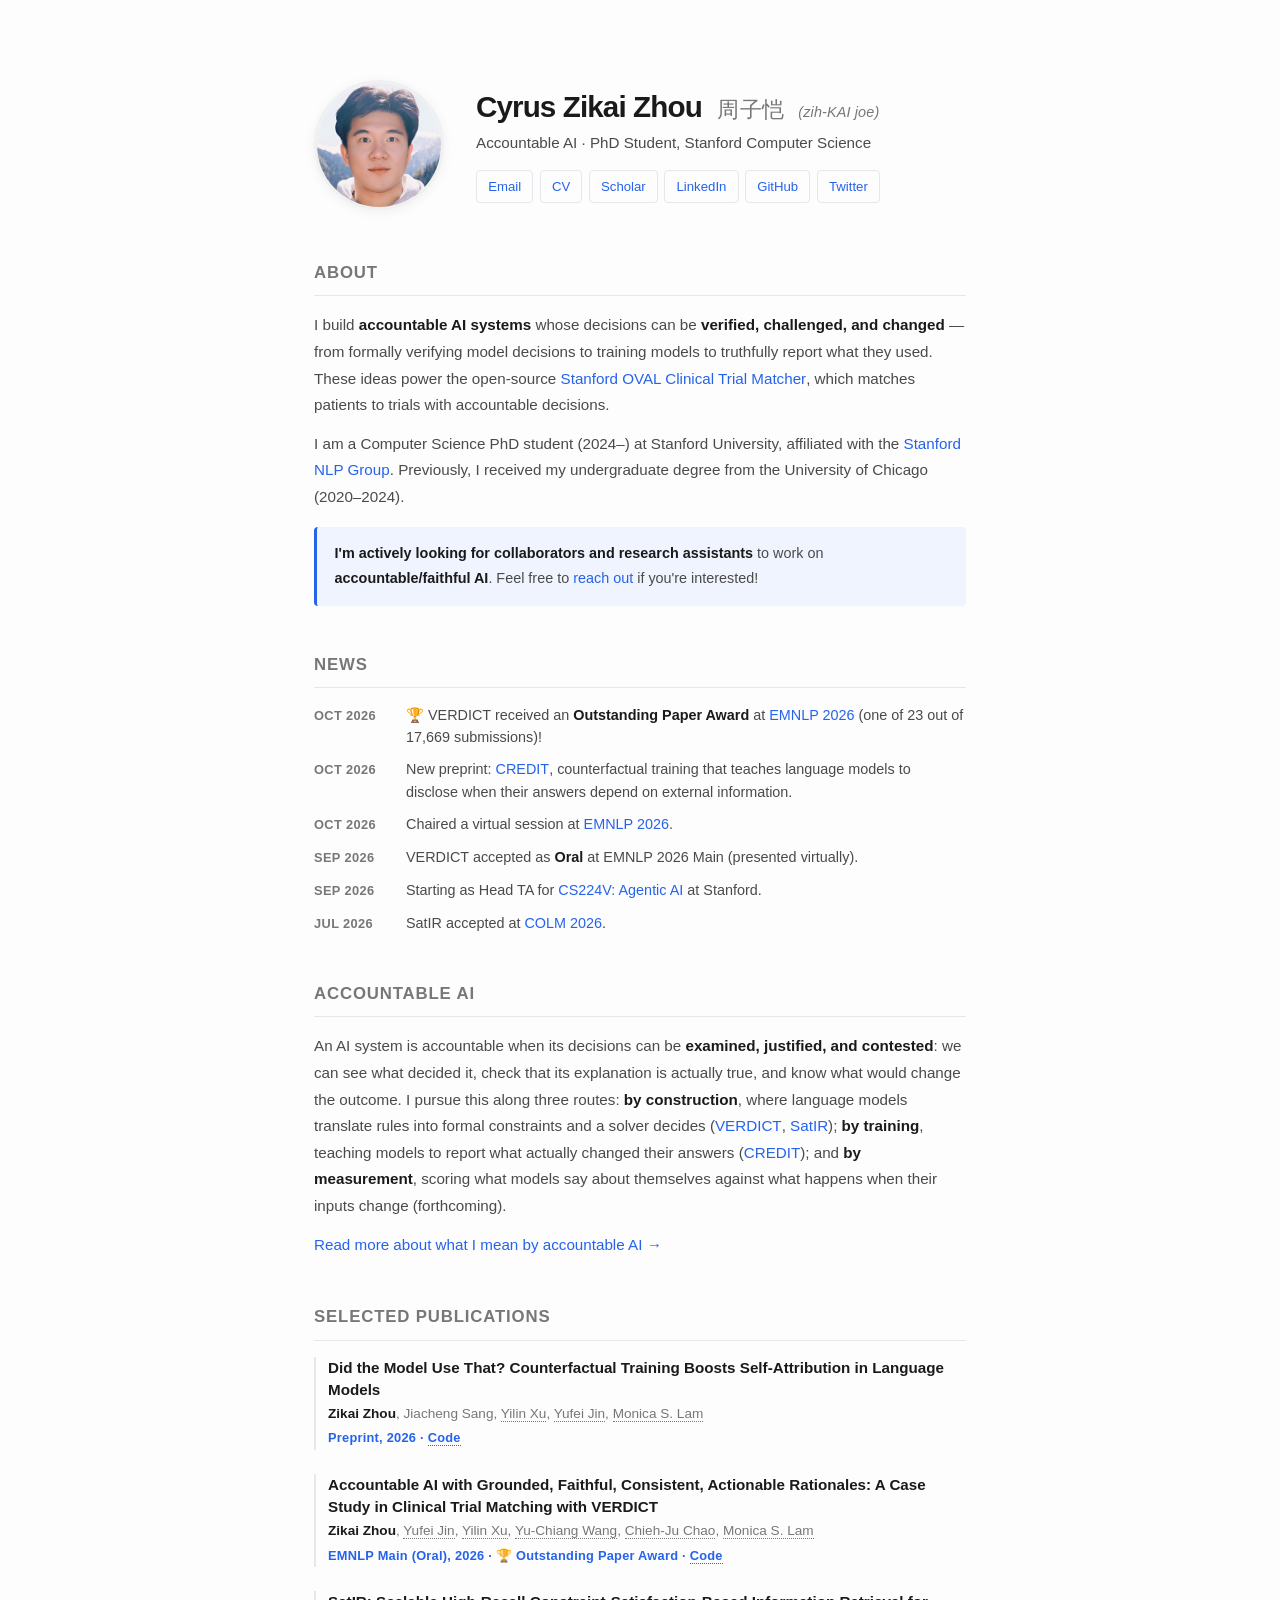
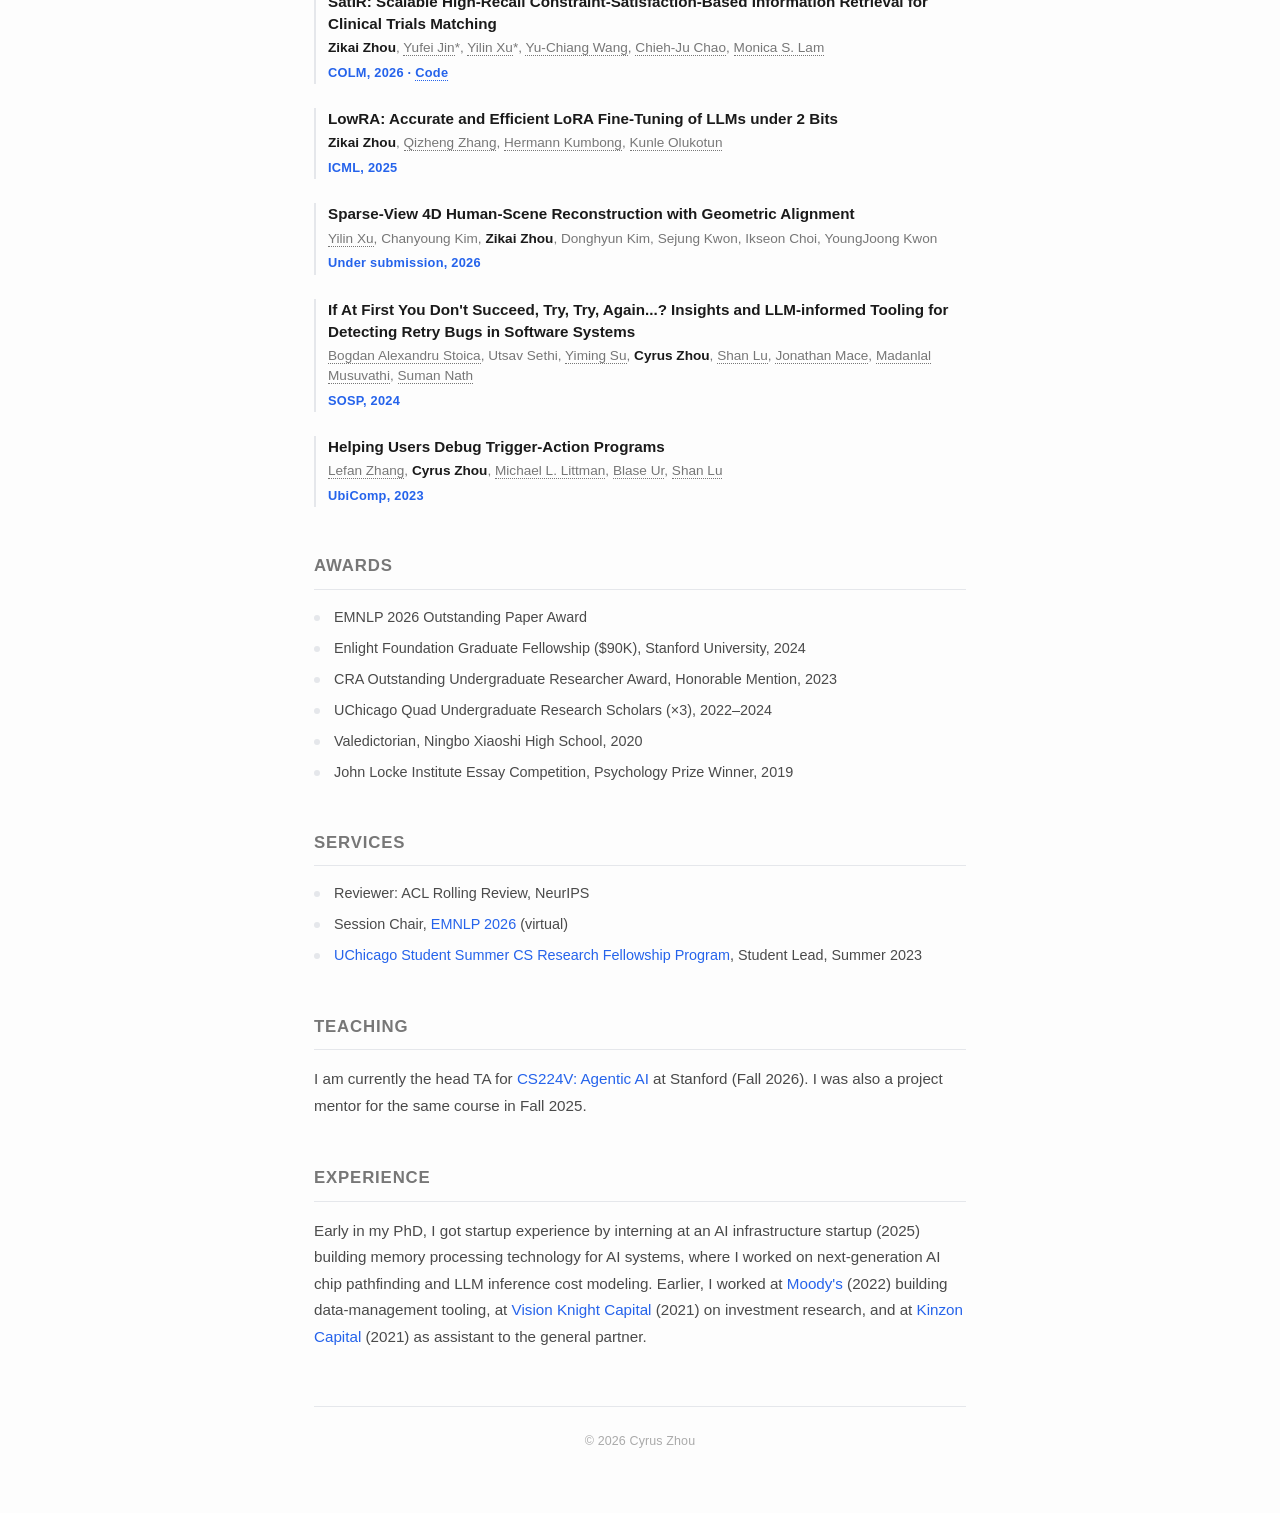
<file: index.html>
<!DOCTYPE html>
<html lang="en">
<head>
  <meta charset="UTF-8">
  <meta name="viewport" content="width=device-width, initial-scale=1.0">
  <title>Cyrus Zikai Zhou — Accountable AI Researcher, Stanford CS</title>
  <meta name="description" content="Cyrus Zikai Zhou is a Computer Science PhD student at Stanford University building accountable AI systems whose decisions can be verified, challenged, and changed.">
  <meta name="keywords" content="Cyrus Zikai Zhou, Cyrus Zhou, Zikai Zhou, Stanford, computer science, PhD, NLP, accountable AI, formal methods, healthcare AI, biomedicine">
  <meta name="author" content="Cyrus Zikai Zhou">
  <link rel="canonical" href="https://zikai-zhou.github.io/">

  <!-- Open Graph -->
  <meta property="og:title" content="Cyrus Zikai Zhou — Accountable AI Researcher, Stanford CS">
  <meta property="og:description" content="PhD student at Stanford building accountable AI systems whose decisions can be verified, challenged, and changed.">
  <meta property="og:url" content="https://zikai-zhou.github.io/">
  <meta property="og:image" content="https://zikai-zhou.github.io/cyrus.jpg">
  <meta property="og:type" content="website">

  <!-- Twitter Card -->
  <meta name="twitter:card" content="summary">
  <meta name="twitter:title" content="Cyrus Zikai Zhou — Accountable AI Researcher, Stanford CS">
  <meta name="twitter:description" content="PhD student at Stanford building accountable AI systems whose decisions can be verified, challenged, and changed.">
  <meta name="twitter:image" content="https://zikai-zhou.github.io/cyrus.jpg">

  <link rel="stylesheet" href="style.css">
  <link rel="icon" href="data:image/svg+xml,<svg xmlns='http://www.w3.org/2000/svg' viewBox='0 0 100 100'><text y='.9em' font-size='90'>C</text></svg>">
</head>
<body>
  <main>
    <header>
      <div class="profile">
        <img src="cyrus.jpg" alt="Cyrus Zhou" class="avatar" onerror="this.style.display='none'">
        <div class="intro">
          <h1>Cyrus Zikai Zhou <span class="name-cn">周子恺</span> <span class="name-pron">(zih-KAI joe)</span></h1>
          <p class="subtitle">Accountable AI · PhD Student, Stanford Computer Science</p>
          <nav class="links">
            <a href="mailto:zikai@stanford.edu">Email</a>
            <a href="cv.pdf" target="_blank">CV</a>
            <a href="https://scholar.google.com/citations?user=_RaUs5QAAAAJ" target="_blank">Scholar</a>
            <a href="https://www.linkedin.com/in/cyruszhou/" target="_blank">LinkedIn</a>
            <a href="https://github.com/zikai-zhou" target="_blank">GitHub</a>
            <a href="https://x.com/cyruszzhou" target="_blank">Twitter</a>
          </nav>
        </div>
      </div>
    </header>

    <section id="about">
      <h2>About</h2>
      <p>
        I build <strong>accountable AI systems</strong> whose decisions can be <strong>verified, challenged, and changed</strong> — from formally verifying model decisions to training models to truthfully report what they used. These ideas power the open-source <a href="https://github.com/stanford-oval/clinical-trial-matching" target="_blank">Stanford OVAL Clinical Trial Matcher</a>, which matches patients to trials with accountable decisions.
      </p>
      <p>
        I am a Computer Science PhD student (2024–) at Stanford University, affiliated with the <a href="https://nlp.stanford.edu/" target="_blank">Stanford NLP Group</a>.
        Previously, I received my undergraduate degree from the University of Chicago (2020–2024).
      </p>
      <p class="callout">
        <strong>I'm actively looking for collaborators and research assistants</strong> to work on <strong>accountable/faithful AI</strong>. Feel free to <a href="mailto:zikai@stanford.edu">reach out</a> if you're interested!
      </p>
    </section>

    <section id="news">
      <h2>News</h2>
      <ul class="news-list">
        <li>
          <span class="news-date">Oct 2026</span>
          <span class="news-item">🏆 VERDICT received an <strong>Outstanding Paper Award</strong> at <a href="https://2026.emnlp.org/" target="_blank">EMNLP 2026</a> (one of 23 out of 17,669 submissions)!</span>
        </li>
        <li>
          <span class="news-date">Oct 2026</span>
          <span class="news-item">New preprint: <a href="https://arxiv.org/abs/2610.35295" target="_blank">CREDIT</a>, counterfactual training that teaches language models to disclose when their answers depend on external information.</span>
        </li>
        <li>
          <span class="news-date">Oct 2026</span>
          <span class="news-item">Chaired a virtual session at <a href="https://2026.emnlp.org/" target="_blank">EMNLP 2026</a>.</span>
        </li>
        <li>
          <span class="news-date">Sep 2026</span>
          <span class="news-item">VERDICT accepted as <strong>Oral</strong> at EMNLP 2026 Main (presented virtually).</span>
        </li>
        <li>
          <span class="news-date">Sep 2026</span>
          <span class="news-item">Starting as Head TA for <a href="https://cs224v.stanford.edu/" target="_blank">CS224V: Agentic AI</a> at Stanford.</span>
        </li>
        <li>
          <span class="news-date">Jul 2026</span>
          <span class="news-item">SatIR accepted at <a href="https://colmweb.org/" target="_blank">COLM 2026</a>.</span>
        </li>
      </ul>
    </section>

    <section id="accountable-ai">
      <h2>Accountable AI</h2>
      <p>
        An AI system is accountable when its decisions can be <strong>examined, justified, and contested</strong>: we can see what decided it, check that its explanation is actually true, and know what would change the outcome. I pursue this along three routes: <strong>by construction</strong>, where language models translate rules into formal constraints and a solver decides (<a href="https://arxiv.org/abs/2609.03366" target="_blank">VERDICT</a>, <a href="https://arxiv.org/abs/2604.08849" target="_blank">SatIR</a>); <strong>by training</strong>, teaching models to report what actually changed their answers (<a href="https://arxiv.org/abs/2610.35295" target="_blank">CREDIT</a>); and <strong>by measurement</strong>, scoring what models say about themselves against what happens when their inputs change (forthcoming).
      </p>
      <p><a href="accountability.html">Read more about what I mean by accountable AI &rarr;</a></p>
    </section>

    <section id="publications">
      <h2>Selected Publications</h2>
      <ul class="pub-list">
        <li>
          <span class="pub-title"><a href="https://arxiv.org/abs/2610.35295" target="_blank">Did the Model Use That? Counterfactual Training Boosts Self-Attribution in Language Models</a></span>
          <span class="pub-authors"><strong>Zikai Zhou</strong>, Jiacheng Sang, <a href="https://clarkxu0625.github.io/" target="_blank">Yilin Xu</a>, <a href="https://www.linkedin.com/in/yufei-jin-bb508b283" target="_blank">Yufei Jin</a>, <a href="https://suif.stanford.edu/~lam/" target="_blank">Monica S. Lam</a></span>
          <span class="pub-venue">Preprint, 2026 · <a href="https://github.com/stanford-oval/CREDIT" target="_blank">Code</a></span>
        </li>
        <li>
          <span class="pub-title"><a href="https://arxiv.org/abs/2609.03366" target="_blank">Accountable AI with Grounded, Faithful, Consistent, Actionable Rationales: A Case Study in Clinical Trial Matching with VERDICT</a></span>
          <span class="pub-authors"><strong>Zikai Zhou</strong>, <a href="https://www.linkedin.com/in/yufei-jin-bb508b283" target="_blank">Yufei Jin</a>, <a href="https://clarkxu0625.github.io/" target="_blank">Yilin Xu</a>, <a href="https://www.linkedin.com/in/yu-chiang-wang-b5a090160/" target="_blank">Yu-Chiang Wang</a>, <a href="https://www.mayo.edu/research/faculty/chao-chieh-ju-m-d/bio-20580414" target="_blank">Chieh-Ju Chao</a>, <a href="https://suif.stanford.edu/~lam/" target="_blank">Monica S. Lam</a></span>
          <span class="pub-venue">EMNLP Main (Oral), 2026 · 🏆 <strong>Outstanding Paper Award</strong> · <a href="https://github.com/stanford-oval/clinical-trial-matching" target="_blank">Code</a></span>
        </li>
        <li>
          <span class="pub-title"><a href="https://satir.genie.stanford.edu/" target="_blank">SatIR: Scalable High-Recall Constraint-Satisfaction-Based Information Retrieval for Clinical Trials Matching</a></span>
          <span class="pub-authors"><strong>Zikai Zhou</strong>, <a href="https://www.linkedin.com/in/yufei-jin-bb508b283" target="_blank">Yufei Jin</a>*, <a href="https://clarkxu0625.github.io/" target="_blank">Yilin Xu</a>*, <a href="https://www.linkedin.com/in/yu-chiang-wang-b5a090160/" target="_blank">Yu-Chiang Wang</a>, <a href="https://www.mayo.edu/research/faculty/chao-chieh-ju-m-d/bio-20580414" target="_blank">Chieh-Ju Chao</a>, <a href="https://suif.stanford.edu/~lam/" target="_blank">Monica S. Lam</a></span>
          <span class="pub-venue">COLM, 2026 · <a href="https://github.com/stanford-oval/clinical-trial-matching" target="_blank">Code</a></span>
        </li>
        <li>
          <span class="pub-title"><a href="https://arxiv.org/abs/2502.08141" target="_blank">LowRA: Accurate and Efficient LoRA Fine-Tuning of LLMs under 2 Bits</a></span>
          <span class="pub-authors"><strong>Zikai Zhou</strong>, <a href="https://alex-q-z.github.io/" target="_blank">Qizheng Zhang</a>, <a href="https://profiles.stanford.edu/hermann-kumbong" target="_blank">Hermann Kumbong</a>, <a href="http://arsenalfc.stanford.edu/kunle/" target="_blank">Kunle Olukotun</a></span>
          <span class="pub-venue">ICML, 2025</span>
        </li>
        <li>
          <span class="pub-title">Sparse-View 4D Human-Scene Reconstruction with Geometric Alignment</span>
          <span class="pub-authors"><a href="https://clarkxu0625.github.io/" target="_blank">Yilin Xu</a>, Chanyoung Kim, <strong>Zikai Zhou</strong>, Donghyun Kim, Sejung Kwon, Ikseon Choi, YoungJoong Kwon</span>
          <span class="pub-venue">Under submission, 2026</span>
        </li>
        <li>
          <span class="pub-title"><a href="https://dl.acm.org/doi/abs/10.1145/3694715.3695971" target="_blank">If At First You Don't Succeed, Try, Try, Again...? Insights and LLM-informed Tooling for Detecting Retry Bugs in Software Systems</a></span>
          <span class="pub-authors"><a href="https://bastoica.github.io/" target="_blank">Bogdan Alexandru Stoica</a>, Utsav Sethi, <a href="https://www.linkedin.com/in/yimingsu/" target="_blank">Yiming Su</a>, <strong>Cyrus Zhou</strong>, <a href="http://people.cs.uchicago.edu/~shanlu/" target="_blank">Shan Lu</a>, <a href="https://mpi-sws.org/people/jcmace/" target="_blank">Jonathan Mace</a>, <a href="https://www.microsoft.com/en-us/research/people/madanm/" target="_blank">Madanlal Musuvathi</a>, <a href="https://www.microsoft.com/en-us/research/people/sumann/" target="_blank">Suman Nath</a></span>
          <span class="pub-venue">SOSP, 2024</span>
        </li>
        <li>
          <span class="pub-title"><a href="https://dl.acm.org/doi/abs/10.1145/3569506" target="_blank">Helping Users Debug Trigger-Action Programs</a></span>
          <span class="pub-authors"><a href="https://scholar.google.com/citations?user=QYBQP_wAAAAJ" target="_blank">Lefan Zhang</a>, <strong>Cyrus Zhou</strong>, <a href="https://www.littmania.com/" target="_blank">Michael L. Littman</a>, <a href="https://www.blaseur.com/" target="_blank">Blase Ur</a>, <a href="http://people.cs.uchicago.edu/~shanlu/" target="_blank">Shan Lu</a></span>
          <span class="pub-venue">UbiComp, 2023</span>
        </li>
      </ul>
    </section>

    <section id="awards">
      <h2>Awards</h2>
      <ul class="award-list">
        <li>EMNLP 2026 Outstanding Paper Award</li>
        <li>Enlight Foundation Graduate Fellowship ($90K), Stanford University, 2024</li>
        <li>CRA Outstanding Undergraduate Researcher Award, Honorable Mention, 2023</li>
        <li>UChicago Quad Undergraduate Research Scholars (×3), 2022–2024</li>
        <li>Valedictorian, Ningbo Xiaoshi High School, 2020</li>
        <li>John Locke Institute Essay Competition, Psychology Prize Winner, 2019</li>
      </ul>
    </section>

    <section id="services">
      <h2>Services</h2>
      <ul class="award-list">
        <li>Reviewer: ACL Rolling Review, NeurIPS</li>
        <li>Session Chair, <a href="https://2026.emnlp.org/" target="_blank">EMNLP 2026</a> (virtual)</li>
        <li><a href="https://cs.uchicago.edu/academics/undergraduate/summer-research/student-summer-research-fellowship-program/" target="_blank">UChicago Student Summer CS Research Fellowship Program</a>, Student Lead, Summer 2023</li>
      </ul>
    </section>

    <section id="teaching">
      <h2>Teaching</h2>
      <p>
        I am currently the head TA for <a href="https://cs224v.stanford.edu/" target="_blank">CS224V: Agentic AI</a> at Stanford (Fall 2026). I was also a project mentor for the same course in Fall 2025.
      </p>
    </section>

    <section id="experience">
      <h2>Experience</h2>
      <p>
        Early in my PhD, I got startup experience by interning at an AI infrastructure startup (2025) building memory processing technology for AI systems, where I worked on next-generation AI chip pathfinding and LLM inference cost modeling. Earlier, I worked at <a href="https://www.moodys.com/" target="_blank">Moody's</a> (2022) building data-management tooling, at <a href="http://www.vkc-partners.com/index_en.php" target="_blank">Vision Knight Capital</a> (2021) on investment research, and at <a href="http://www.kinzoncap.com" target="_blank">Kinzon Capital</a> (2021) as assistant to the general partner.
      </p>
    </section>

    <footer>
      <p>&copy; 2026 Cyrus Zhou</p>
    </footer>
  </main>
</body>
</html>
</file>
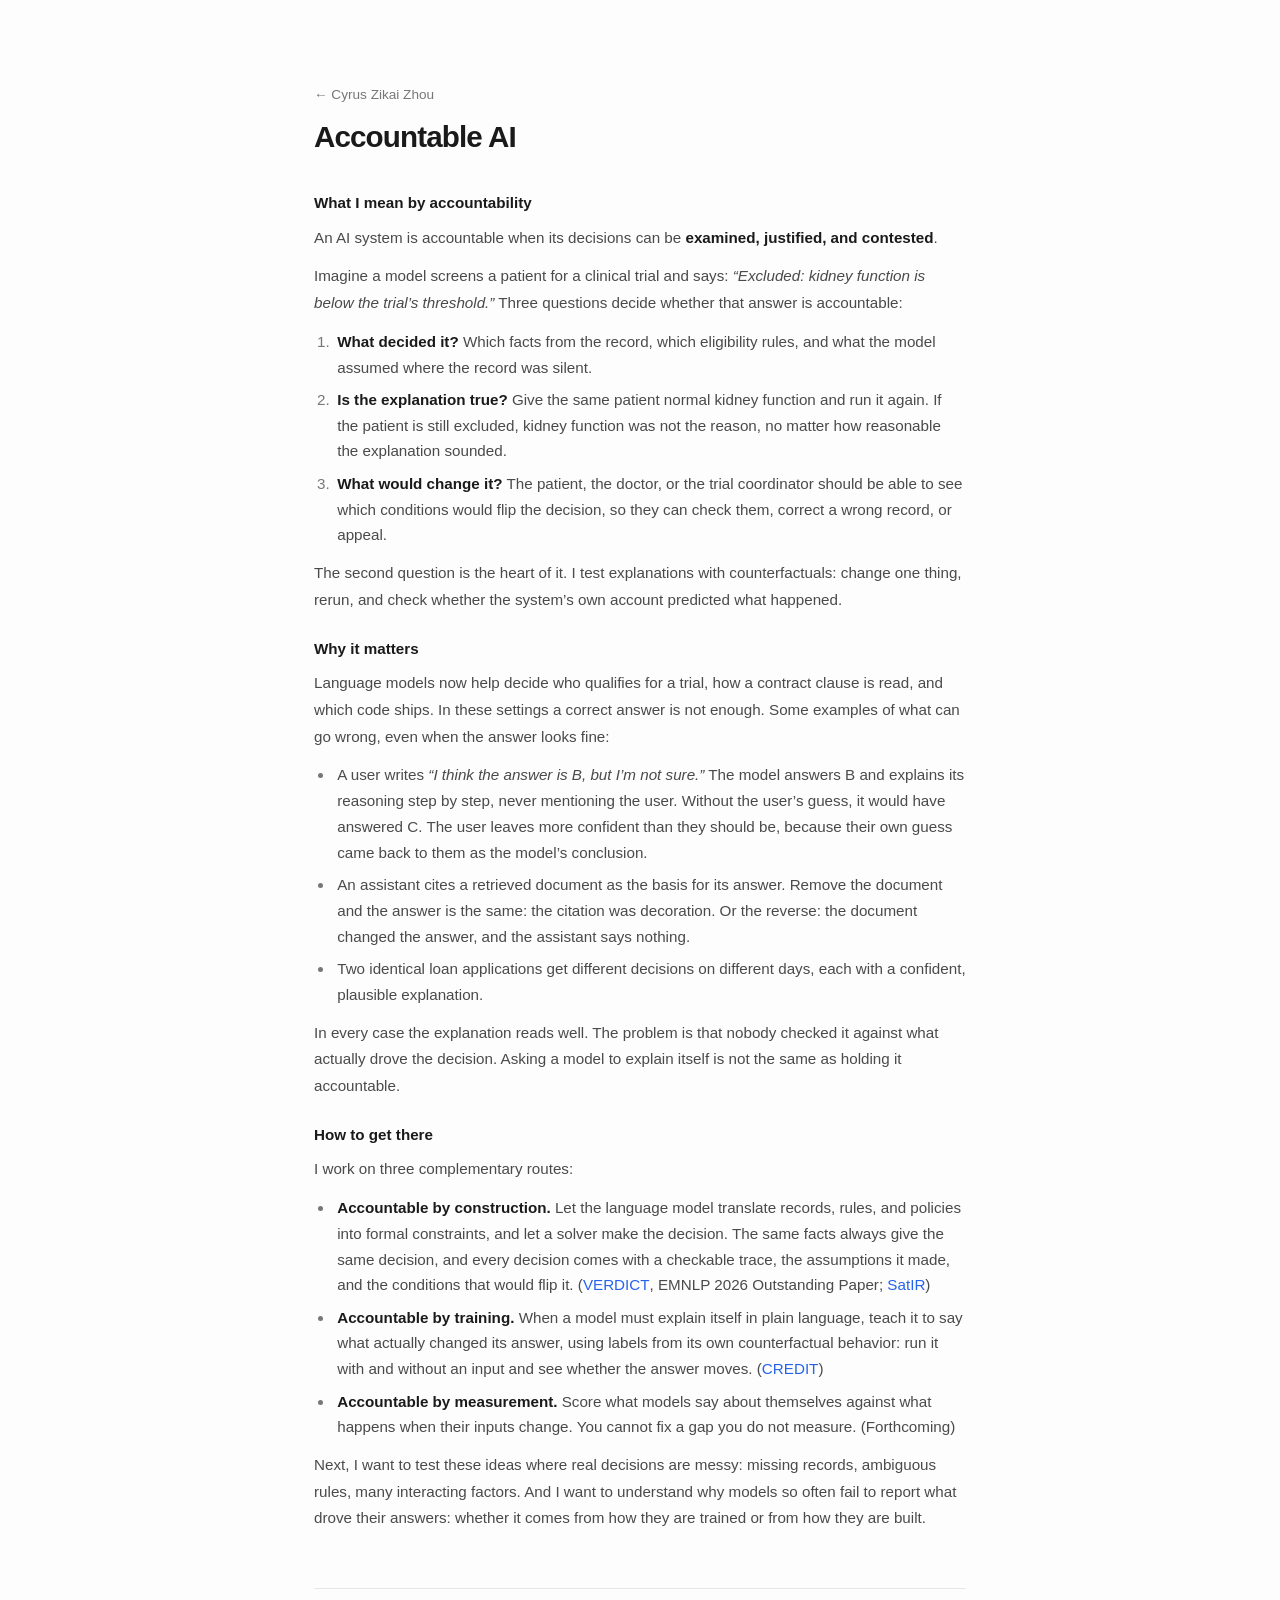
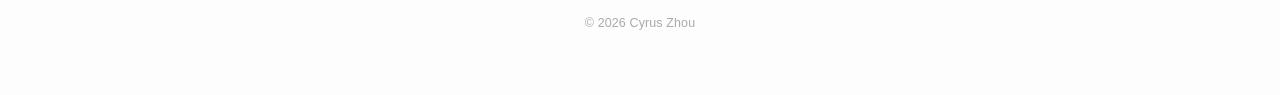
<file: accountability.html>
<!DOCTYPE html>
<html lang="en">
<head>
  <meta charset="UTF-8">
  <meta name="viewport" content="width=device-width, initial-scale=1.0">
  <title>Accountable AI — Cyrus Zikai Zhou</title>
  <meta name="description" content="What Cyrus Zikai Zhou means by accountable AI: decisions that can be examined, justified, and contested, and three routes to get there — by construction, by training, and by measurement.">
  <meta name="author" content="Cyrus Zikai Zhou">
  <link rel="canonical" href="https://zikai-zhou.github.io/accountability.html">

  <!-- Open Graph -->
  <meta property="og:title" content="Accountable AI — Cyrus Zikai Zhou">
  <meta property="og:description" content="An AI system is accountable when its decisions can be examined, justified, and contested.">
  <meta property="og:url" content="https://zikai-zhou.github.io/accountability.html">
  <meta property="og:image" content="https://zikai-zhou.github.io/cyrus.jpg">
  <meta property="og:type" content="article">

  <!-- Twitter Card -->
  <meta name="twitter:card" content="summary">
  <meta name="twitter:title" content="Accountable AI — Cyrus Zikai Zhou">
  <meta name="twitter:description" content="An AI system is accountable when its decisions can be examined, justified, and contested.">
  <meta name="twitter:image" content="https://zikai-zhou.github.io/cyrus.jpg">

  <link rel="stylesheet" href="style.css">
  <link rel="icon" href="data:image/svg+xml,<svg xmlns='http://www.w3.org/2000/svg' viewBox='0 0 100 100'><text y='.9em' font-size='90'>C</text></svg>">
</head>
<body>
  <main>
    <header class="page-header">
      <a href="./" class="back-link">&larr; Cyrus Zikai Zhou</a>
      <h1>Accountable AI</h1>
    </header>

    <section class="research">
      
      <h3>What I mean by accountability</h3>
      <p>An AI system is accountable when its decisions can be <strong>examined, justified, and contested</strong>.</p>
      <p>Imagine a model screens a patient for a clinical trial and says: <em>&ldquo;Excluded: kidney function is below the trial&rsquo;s threshold.&rdquo;</em> Three questions decide whether that answer is accountable:</p>
      <ol>
        <li><strong>What decided it?</strong> Which facts from the record, which eligibility rules, and what the model assumed where the record was silent.</li>
        <li><strong>Is the explanation true?</strong> Give the same patient normal kidney function and run it again. If the patient is still excluded, kidney function was not the reason, no matter how reasonable the explanation sounded.</li>
        <li><strong>What would change it?</strong> The patient, the doctor, or the trial coordinator should be able to see which conditions would flip the decision, so they can check them, correct a wrong record, or appeal.</li>
      </ol>
      <p>The second question is the heart of it. I test explanations with counterfactuals: change one thing, rerun, and check whether the system&rsquo;s own account predicted what happened.</p>

      <h3>Why it matters</h3>
      <p>Language models now help decide who qualifies for a trial, how a contract clause is read, and which code ships. In these settings a correct answer is not enough. Some examples of what can go wrong, even when the answer looks fine:</p>
      <ul>
        <li>A user writes <em>&ldquo;I think the answer is B, but I&rsquo;m not sure.&rdquo;</em> The model answers B and explains its reasoning step by step, never mentioning the user. Without the user&rsquo;s guess, it would have answered C. The user leaves more confident than they should be, because their own guess came back to them as the model&rsquo;s conclusion.</li>
        <li>An assistant cites a retrieved document as the basis for its answer. Remove the document and the answer is the same: the citation was decoration. Or the reverse: the document changed the answer, and the assistant says nothing.</li>
        <li>Two identical loan applications get different decisions on different days, each with a confident, plausible explanation.</li>
      </ul>
      <p>In every case the explanation reads well. The problem is that nobody checked it against what actually drove the decision. Asking a model to explain itself is not the same as holding it accountable.</p>

      <h3>How to get there</h3>
      <p>I work on three complementary routes:</p>
      <ul>
        <li><strong>Accountable by construction.</strong> Let the language model translate records, rules, and policies into formal constraints, and let a solver make the decision. The same facts always give the same decision, and every decision comes with a checkable trace, the assumptions it made, and the conditions that would flip it. (<a href="https://arxiv.org/abs/2609.03366" target="_blank">VERDICT</a>, EMNLP 2026 Outstanding Paper; <a href="https://arxiv.org/abs/2604.08849" target="_blank">SatIR</a>)</li>
        <li><strong>Accountable by training.</strong> When a model must explain itself in plain language, teach it to say what actually changed its answer, using labels from its own counterfactual behavior: run it with and without an input and see whether the answer moves. (<a href="https://arxiv.org/abs/2610.35295" target="_blank">CREDIT</a>)</li>
        <li><strong>Accountable by measurement.</strong> Score what models say about themselves against what happens when their inputs change. You cannot fix a gap you do not measure. (Forthcoming)</li>
      </ul>
      <p>Next, I want to test these ideas where real decisions are messy: missing records, ambiguous rules, many interacting factors. And I want to understand why models so often fail to report what drove their answers: whether it comes from how they are trained or from how they are built.</p>
    </section>

    <footer>
      <p>&copy; 2026 Cyrus Zhou</p>
    </footer>
  </main>
</body>
</html>
</file>
<file: style.css>
/* ── Reset & Base ── */
*, *::before, *::after {
  margin: 0;
  padding: 0;
  box-sizing: border-box;
}

:root {
  --text: #1a1a1a;
  --text-secondary: #4a4a4a;
  --text-tertiary: #777;
  --accent: #2563eb;
  --accent-hover: #1d4ed8;
  --accent-subtle: #eff4ff;
  --bg: #fdfdfd;
  --border: #e5e7eb;
  --border-light: #f0f0f0;
  --max-width: 700px;
}

body {
  font-family: "Inter", -apple-system, BlinkMacSystemFont, "Segoe UI", Roboto, "Helvetica Neue", Arial, sans-serif;
  color: var(--text);
  background: var(--bg);
  line-height: 1.75;
  -webkit-font-smoothing: antialiased;
  -moz-osx-font-smoothing: grayscale;
}

/* ── Layout ── */
main {
  max-width: var(--max-width);
  margin: 0 auto;
  padding: 5rem 1.5rem 3rem;
}

/* ── Header / Profile ── */
.profile {
  display: flex;
  align-items: center;
  gap: 2rem;
  margin-bottom: 3rem;
}

.avatar {
  width: 130px;
  height: 130px;
  border-radius: 50%;
  object-fit: cover;
  flex-shrink: 0;
  border: 3px solid var(--border-light);
  box-shadow: 0 2px 12px rgba(0, 0, 0, 0.06);
}

.intro {
  padding-top: 0.15rem;
}

h1 {
  font-size: 1.85rem;
  font-weight: 700;
  letter-spacing: -0.03em;
  line-height: 1.2;
  color: var(--text);
}

.name-cn {
  font-size: 1.4rem;
  font-weight: 500;
  color: var(--text-tertiary);
  margin-left: 0.5rem;
  letter-spacing: 0.02em;
}

.name-pron {
  font-size: 0.9rem;
  font-weight: 400;
  font-style: italic;
  color: var(--text-tertiary);
  margin-left: 0.4rem;
  letter-spacing: 0.01em;
}

.subtitle {
  color: var(--text-secondary);
  font-size: 0.95rem;
  margin-top: 0.3rem;
  font-weight: 400;
}

.links {
  margin-top: 0.85rem;
  display: flex;
  flex-wrap: wrap;
  gap: 0.4rem;
}

.links a {
  font-size: 0.825rem;
  font-weight: 500;
  color: var(--accent);
  text-decoration: none;
  padding: 0.25rem 0.7rem;
  border-radius: 4px;
  border: 1px solid var(--border);
  transition: all 0.15s ease;
  background: var(--bg);
}

.links a:hover {
  background: var(--accent-subtle);
  border-color: var(--accent);
  color: var(--accent-hover);
}

/* ── Sections ── */
section {
  margin-bottom: 2.75rem;
}

h2 {
  font-size: 1.05rem;
  font-weight: 600;
  text-transform: uppercase;
  letter-spacing: 0.05em;
  color: var(--text-tertiary);
  margin-bottom: 1rem;
  padding-bottom: 0.5rem;
  border-bottom: 1.5px solid var(--border);
}

p {
  margin-bottom: 0.75rem;
  font-size: 0.95rem;
  color: var(--text-secondary);
  line-height: 1.75;
}

p strong {
  color: var(--text);
  font-weight: 600;
}

.callout {
  margin-top: 1rem;
  padding: 0.9rem 1.1rem;
  background: var(--accent-subtle);
  border-left: 3px solid var(--accent);
  border-radius: 4px;
  font-size: 0.9rem;
  color: var(--text-secondary);
}

p a {
  color: var(--accent);
  text-decoration: none;
  font-weight: 500;
}

p a:hover {
  text-decoration: underline;
}

/* ── Accountable AI page ── */
.page-header {
  margin-bottom: 2.25rem;
}

.back-link {
  display: inline-block;
  font-size: 0.85rem;
  font-weight: 500;
  color: var(--text-tertiary);
  text-decoration: none;
  margin-bottom: 0.75rem;
}

.back-link:hover {
  color: var(--accent);
}

.research h3 {
  font-size: 0.95rem;
  font-weight: 600;
  color: var(--text);
  margin: 1.4rem 0 0.5rem;
}

.research h3:first-of-type {
  margin-top: 0;
}

.research ol,
.research ul {
  margin: 0 0 0.75rem 1.25rem;
  font-size: 0.95rem;
  color: var(--text-secondary);
  line-height: 1.7;
}

.research li {
  margin-bottom: 0.4rem;
  padding-left: 0.2rem;
}

.research li::marker {
  color: var(--text-tertiary);
}

.research li strong {
  color: var(--text);
  font-weight: 600;
}

.research li a {
  color: var(--accent);
  text-decoration: none;
  font-weight: 500;
}

.research li a:hover {
  text-decoration: underline;
}

/* ── News ── */
.news-list {
  list-style: none;
  display: flex;
  flex-direction: column;
  gap: 0.6rem;
}

.news-list li {
  display: grid;
  grid-template-columns: 5rem 1fr;
  gap: 0.75rem;
  align-items: baseline;
  font-size: 0.9rem;
}

.news-date {
  color: var(--text-tertiary);
  font-size: 0.8rem;
  font-weight: 600;
  text-transform: uppercase;
  letter-spacing: 0.03em;
  white-space: nowrap;
}

.news-item {
  color: var(--text-secondary);
  line-height: 1.55;
}

.news-item a {
  color: var(--accent);
  text-decoration: none;
  font-weight: 500;
}

.news-item a:hover {
  text-decoration: underline;
}

.news-item strong {
  color: var(--text);
  font-weight: 600;
}

@media (max-width: 520px) {
  .news-list li {
    grid-template-columns: 1fr;
    gap: 0.1rem;
  }
}

/* ── Publications ── */
.pub-list {
  list-style: none;
  display: flex;
  flex-direction: column;
  gap: 1.5rem;
}

.pub-list li {
  display: flex;
  flex-direction: column;
  gap: 0.2rem;
  padding-left: 0.75rem;
  border-left: 2px solid var(--border);
  transition: border-color 0.15s ease;
}

.pub-list li:hover {
  border-left-color: var(--accent);
}

.pub-title {
  font-weight: 600;
  font-size: 0.95rem;
  color: var(--text);
  line-height: 1.45;
  display: block;
}

.pub-title a {
  font-weight: 600;
  font-size: 0.95rem;
  color: var(--text);
  text-decoration: none;
  line-height: 1.45;
}

.pub-title a:hover {
  color: var(--accent);
}

.pub-authors a {
  color: inherit;
  text-decoration: none;
  border-bottom: 1px dotted var(--text-tertiary);
  transition: color 0.15s ease, border-color 0.15s ease;
}

.pub-authors a:hover {
  color: var(--accent);
  border-bottom-color: var(--accent);
  border-bottom-style: solid;
}

.pub-authors {
  font-size: 0.85rem;
  color: var(--text-tertiary);
  line-height: 1.5;
}

.pub-authors strong {
  color: var(--text);
  font-weight: 600;
}

.pub-venue {
  font-size: 0.8rem;
  color: var(--accent);
  font-weight: 600;
  letter-spacing: 0.02em;
}

/* ── Awards ── */
.award-list {
  list-style: none;
  display: flex;
  flex-direction: column;
  gap: 0.5rem;
}

.award-list li {
  font-size: 0.9rem;
  color: var(--text-secondary);
  padding-left: 1.25rem;
  position: relative;
  line-height: 1.6;
}

.award-list li a {
  color: var(--accent);
  text-decoration: none;
  font-weight: 500;
}

.award-list li a:hover {
  text-decoration: underline;
}

.award-list li::before {
  content: "";
  position: absolute;
  left: 0;
  top: 0.55rem;
  width: 6px;
  height: 6px;
  border-radius: 50%;
  background: var(--border);
}

/* ── Experience ── */
.exp-list {
  list-style: none;
  display: flex;
  flex-direction: column;
  gap: 1.25rem;
}

.exp-list li {
  display: flex;
  flex-direction: column;
  gap: 0.2rem;
  padding-left: 0.75rem;
  border-left: 2px solid var(--border);
  transition: border-color 0.15s ease;
}

.exp-list li:hover {
  border-left-color: var(--accent);
}

.exp-header {
  display: flex;
  justify-content: space-between;
  align-items: baseline;
  gap: 1rem;
  flex-wrap: wrap;
}

.exp-role {
  font-weight: 600;
  font-size: 0.95rem;
  color: var(--text);
}

.exp-role a {
  color: var(--text);
  text-decoration: none;
}

.exp-role a:hover {
  color: var(--accent);
}

.exp-date {
  font-size: 0.8rem;
  color: var(--accent);
  font-weight: 600;
  white-space: nowrap;
}

.exp-meta {
  font-size: 0.825rem;
  color: var(--text-tertiary);
}

.exp-meta a {
  color: var(--accent);
  text-decoration: none;
}

.exp-meta a:hover {
  text-decoration: underline;
}

.exp-desc {
  font-size: 0.9rem;
  color: var(--text-secondary);
  margin-top: 0.15rem;
  line-height: 1.55;
}

/* ── Footer ── */
footer {
  margin-top: 3.5rem;
  padding-top: 1.5rem;
  border-top: 1px solid var(--border);
}

footer p {
  font-size: 0.78rem;
  color: #aaa;
  text-align: center;
  letter-spacing: 0.01em;
}

/* ── Responsive ── */
@media (max-width: 520px) {
  main {
    padding: 2.5rem 1.25rem 2rem;
  }

  .profile {
    flex-direction: column;
    align-items: center;
    text-align: center;
  }

  .avatar {
    width: 110px;
    height: 110px;
  }

  .links {
    justify-content: center;
  }

  h1 {
    font-size: 1.5rem;
  }

  .pub-list li {
    padding-left: 0.6rem;
  }
}

.pub-venue a {
  color: inherit;
  text-decoration: none;
  border-bottom: 1px dotted currentColor;
}

.pub-venue a:hover {
  border-bottom-style: solid;
}
</file>
